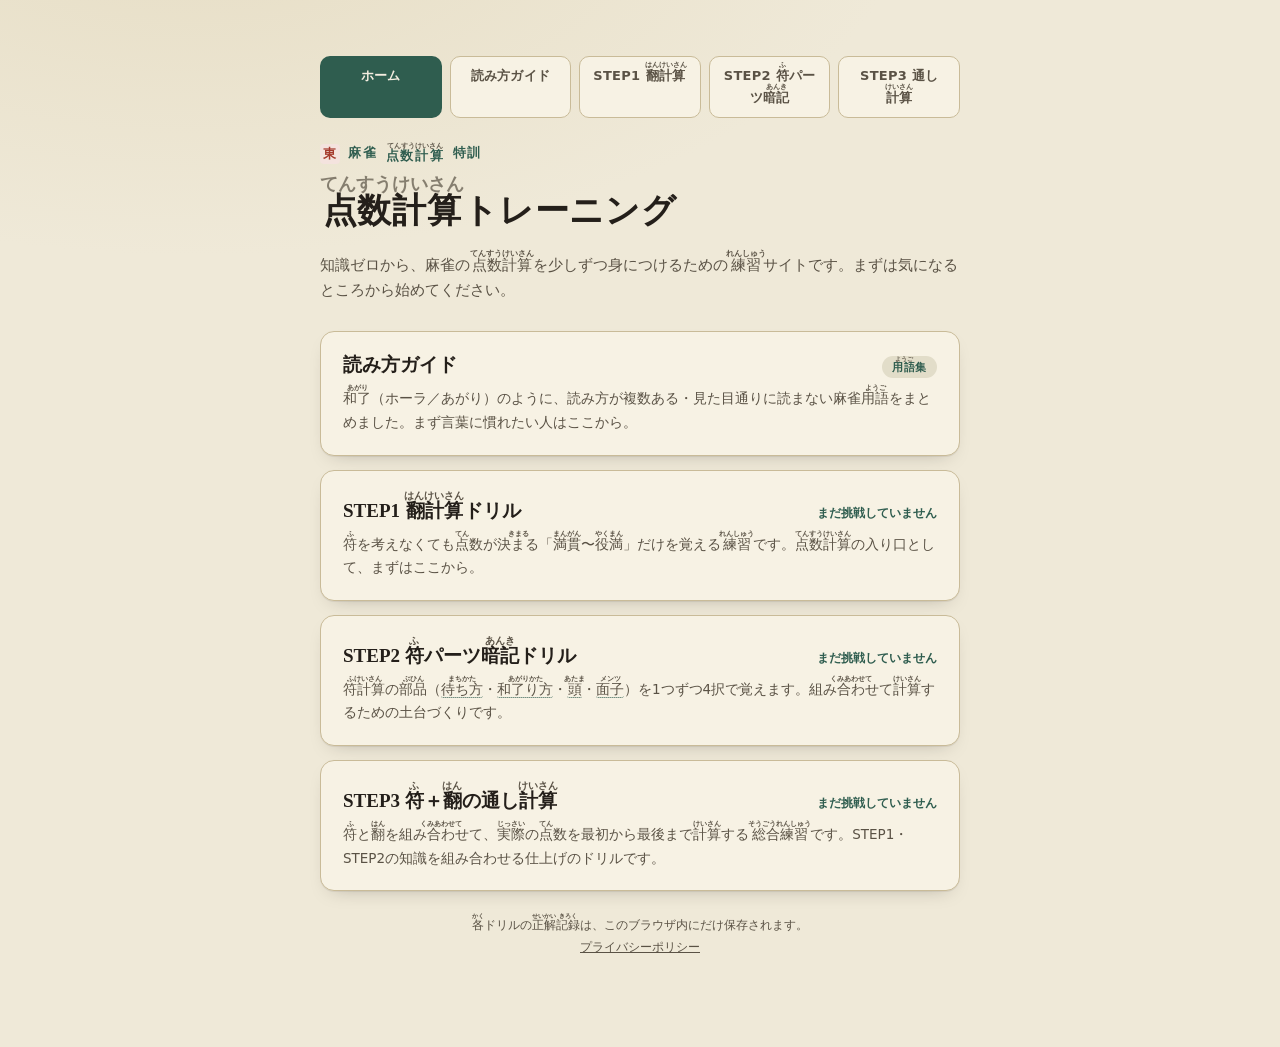
<file: index.html>
<!DOCTYPE html>
<html lang="ja">
<head>
<meta charset="UTF-8">
<meta name="viewport" content="width=device-width, initial-scale=1.0">
<meta http-equiv="Content-Security-Policy" content="default-src 'self'; script-src 'self'; style-src 'self'; img-src 'self'; base-uri 'self'; form-action 'none'; object-src 'none';">
<script src="antiframe.js"></script>
<title>点数計算トレーニング｜麻雀 点数計算 特訓サイト</title>
<link rel="stylesheet" href="styles.css">
<script src="furigana.js"></script>
<script src="glossary.js"></script>
</head>
<body>

<div class="wrap">
  <nav class="steps">
    <a href="index.html" class="current">ホーム</a>
    <a href="yomikata.html">読み方ガイド</a>
    <a href="step1.html">STEP1 翻計算</a>
    <a href="fu-drill.html">STEP2 符パーツ暗記</a>
    <a href="step3.html">STEP3 通し計算</a>
  </nav>

  <header>
    <div class="eyebrow"><span class="tile">東</span>麻雀 点数計算 特訓</div>
    <h1>点数計算トレーニング</h1>
    <p class="lede">知識ゼロから、麻雀の点数計算を少しずつ身につけるための練習サイトです。まずは気になるところから始めてください。</p>
  </header>

  <div class="menu">
    <a class="menu-card" href="yomikata.html">
      <div class="menu-top">
        <h2>読み方ガイド</h2>
        <span class="menu-badge">用語集</span>
      </div>
      <p>和了（ホーラ／あがり）のように、読み方が複数ある・見た目通りに読まない麻雀用語をまとめました。まず言葉に慣れたい人はここから。</p>
    </a>

    <a class="menu-card" href="step1.html">
      <div class="menu-top">
        <h2>STEP1 翻計算ドリル</h2>
        <span class="menu-stat" id="stat-step1">まだ挑戦していません</span>
      </div>
      <p>符を考えなくても点数が決まる「満貫〜役満」だけを覚える練習です。点数計算の入り口として、まずはここから。</p>
    </a>

    <a class="menu-card" href="fu-drill.html">
      <div class="menu-top">
        <h2>STEP2 符パーツ暗記ドリル</h2>
        <span class="menu-stat" id="stat-step2">まだ挑戦していません</span>
      </div>
      <p>符計算の部品（待ち方・和了り方・頭・面子）を1つずつ4択で覚えます。組み合わせて計算するための土台づくりです。</p>
    </a>

    <a class="menu-card" href="step3.html">
      <div class="menu-top">
        <h2>STEP3 符＋翻の通し計算</h2>
        <span class="menu-stat" id="stat-step3">まだ挑戦していません</span>
      </div>
      <p>符と翻を組み合わせて、実際の点数を最初から最後まで計算する総合練習です。STEP1・STEP2の知識を組み合わせる仕上げのドリルです。</p>
    </a>
  </div>

  <footer>
    各ドリルの正解記録は、このブラウザ内にだけ保存されます。
    <p class="footer-link"><a href="privacy.html">プライバシーポリシー</a></p>
  </footer>
</div>

<script src="home.js"></script>

</body>
</html>
</file>
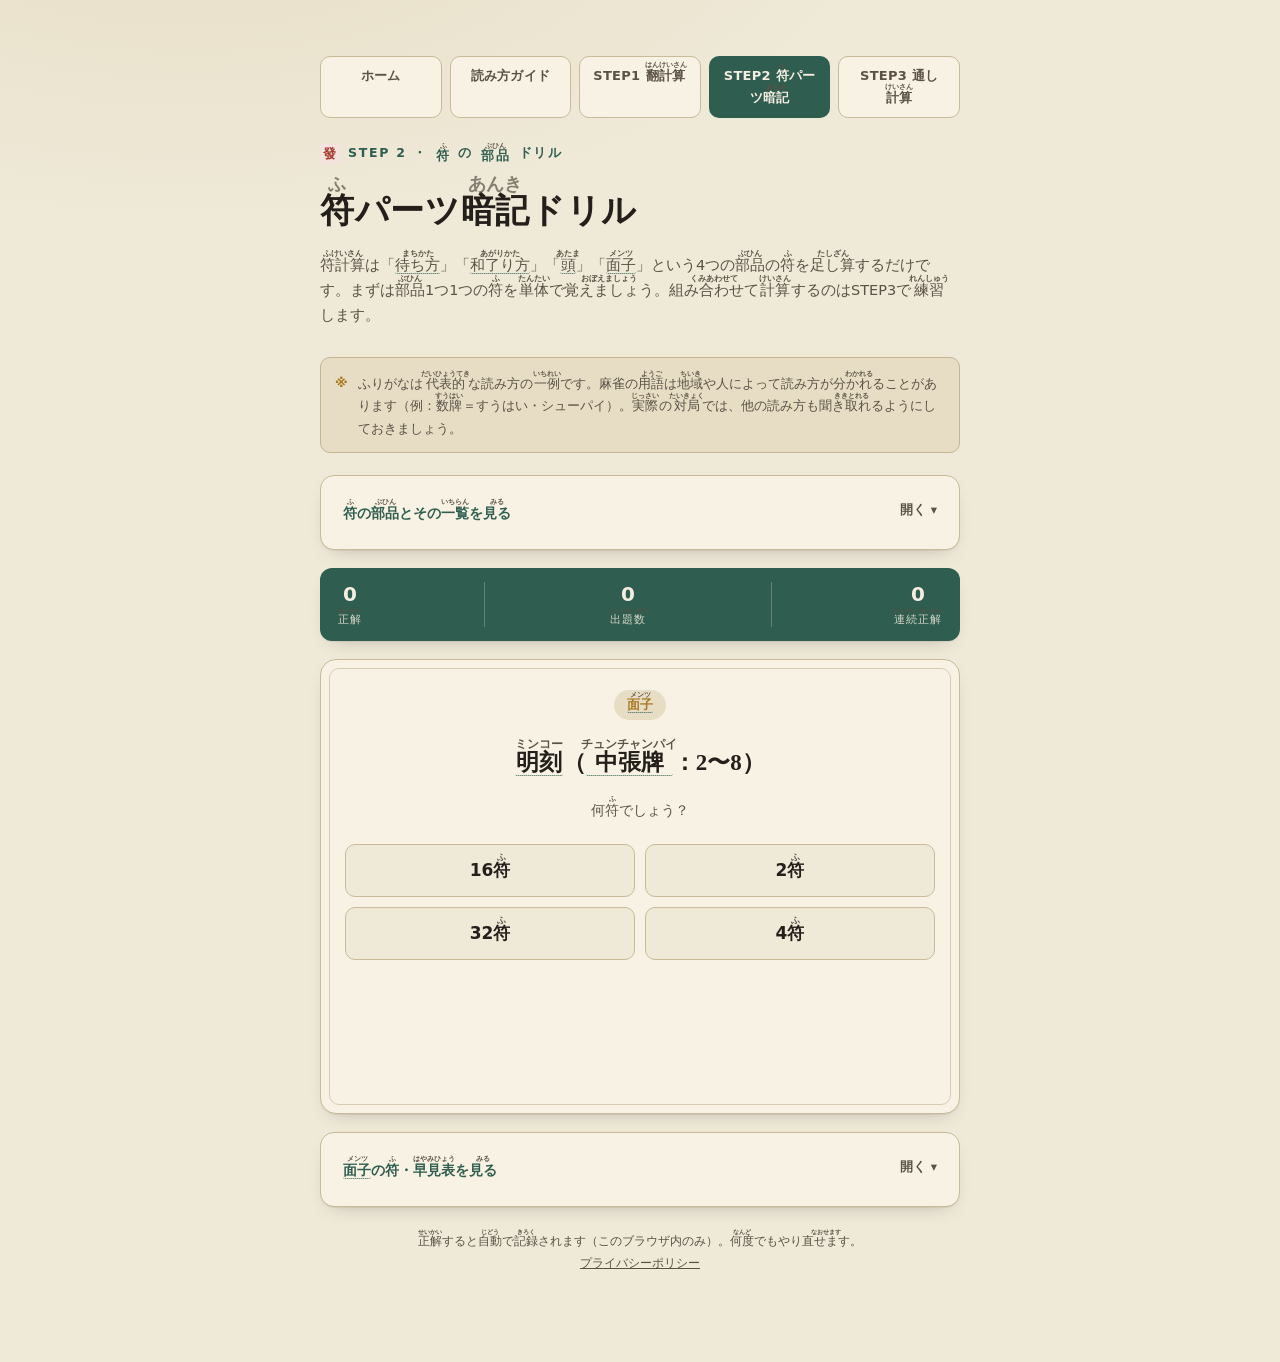
<file: fu-drill.html>
<!DOCTYPE html>
<html lang="ja">
<head>
<meta charset="UTF-8">
<meta name="viewport" content="width=device-width, initial-scale=1.0">
<meta http-equiv="Content-Security-Policy" content="default-src 'self'; script-src 'self'; style-src 'self'; img-src 'self'; base-uri 'self'; form-action 'none'; object-src 'none';">
<script src="antiframe.js"></script>
<title>符パーツ暗記ドリル｜点数計算 特訓 STEP2</title>
<link rel="stylesheet" href="styles.css">
<script src="furigana.js"></script>
<script src="glossary.js"></script>
</head>
<body>

<div class="wrap">
  <nav class="steps">
    <a href="index.html">ホーム</a>
    <a href="yomikata.html">読み方ガイド</a>
    <a href="step1.html">STEP1 翻計算</a>
    <a href="fu-drill.html" class="current">STEP2 符パーツ暗記</a>
    <a href="step3.html">STEP3 通し計算</a>
  </nav>

  <header>
    <div class="eyebrow"><span class="tile">發</span>STEP 2 ・ 符の部品ドリル</div>
    <h1>符パーツ暗記ドリル</h1>
    <p class="lede">符計算は「待ち方」「和了り方」「頭」「面子」という4つの部品の符を足し算するだけです。まずは部品1つ1つの符を単体で覚えましょう。組み合わせて計算するのはSTEP3で練習します。</p>
  </header>

  <div class="note">
    <span class="note-mark">※</span>
    <span>ふりがなは代表的な読み方の一例です。麻雀の用語は地域や人によって読み方が分かれることがあります（例：数牌＝すうはい・シューパイ）。実際の対局では、他の読み方も聞き取れるようにしておきましょう。</span>
  </div>

  <div class="panel">
    <details class="explainer" id="explainer">
      <summary>符の部品とその一覧を見る</summary>
      <div class="body">
        <p>どんな手でも、符は必ず<strong>20符（副底）</strong>から始まり、そこに以下の部品を足していきます。</p>
        <div class="ex-row"><span>待ち方</span><strong>両面・シャンポン＝0／嵌張・辺張・単騎＝2</strong></div>
        <div class="ex-row"><span>和了り方</span><strong>ツモ＝2／門前ロン＝10／副露ロン＝0</strong></div>
        <div class="ex-row"><span>頭（雀頭）</span><strong>数牌・客風＝0／役牌＝2</strong></div>
        <div class="ex-row"><span>面子</span><strong>下の早見表を参照</strong></div>
        <p class="mt-note">面子は「暗刻は明刻の2倍」「槓子は刻子の4倍」「19・字牌は2〜8の2倍」という倍々ルールで覚えると早いです。</p>
      </div>
    </details>
  </div>

  <div class="scorebar">
    <div class="stat"><b id="statCorrect">0</b><span>正解</span></div>
    <div class="divider"></div>
    <div class="stat"><b id="statTotal">0</b><span>出題数</span></div>
    <div class="divider"></div>
    <div class="stat"><b id="statStreak">0</b><span>連続正解</span></div>
  </div>

  <div class="qcard">
    <div class="badges">
      <span class="badge cat" id="catBadge">面子</span>
    </div>
    <p class="qtext" id="qText">暗刻（中張牌：2〜8）</p>
    <p class="qcaption">何符でしょう？</p>
    <div class="choices" id="choices"></div>
    <div class="feedback" id="feedback"></div>
    <div class="actions"><button class="next-btn" id="nextBtn">次の問題 →</button></div>
  </div>

  <div class="panel panel-spaced">
    <details class="explainer">
      <summary>面子の符・早見表を見る</summary>
      <div class="body tablewrap">
        <table class="ref">
          <caption>刻子・槓子の符（明＝ポン等で鳴いた／暗＝手の中で完成）</caption>
          <thead><tr><th>面子の種類</th><th>2〜8の数牌</th><th>1・9・字牌</th></tr></thead>
          <tbody>
            <tr><td>明刻（ポン）</td><td>2符</td><td>4符</td></tr>
            <tr><td>暗刻（手の中）</td><td>4符</td><td>8符</td></tr>
            <tr><td>明槓（大明槓・加槓）</td><td>8符</td><td>16符</td></tr>
            <tr><td>暗槓</td><td>16符</td><td>32符</td></tr>
          </tbody>
        </table>
      </div>
    </details>
  </div>

  <footer>
    正解すると自動で記録されます（このブラウザ内のみ）。何度でもやり直せます。
    <p class="footer-link"><a href="privacy.html">プライバシーポリシー</a></p>
  </footer>
</div>

<script src="fu-drill.js"></script>

</body>
</html>
</file>
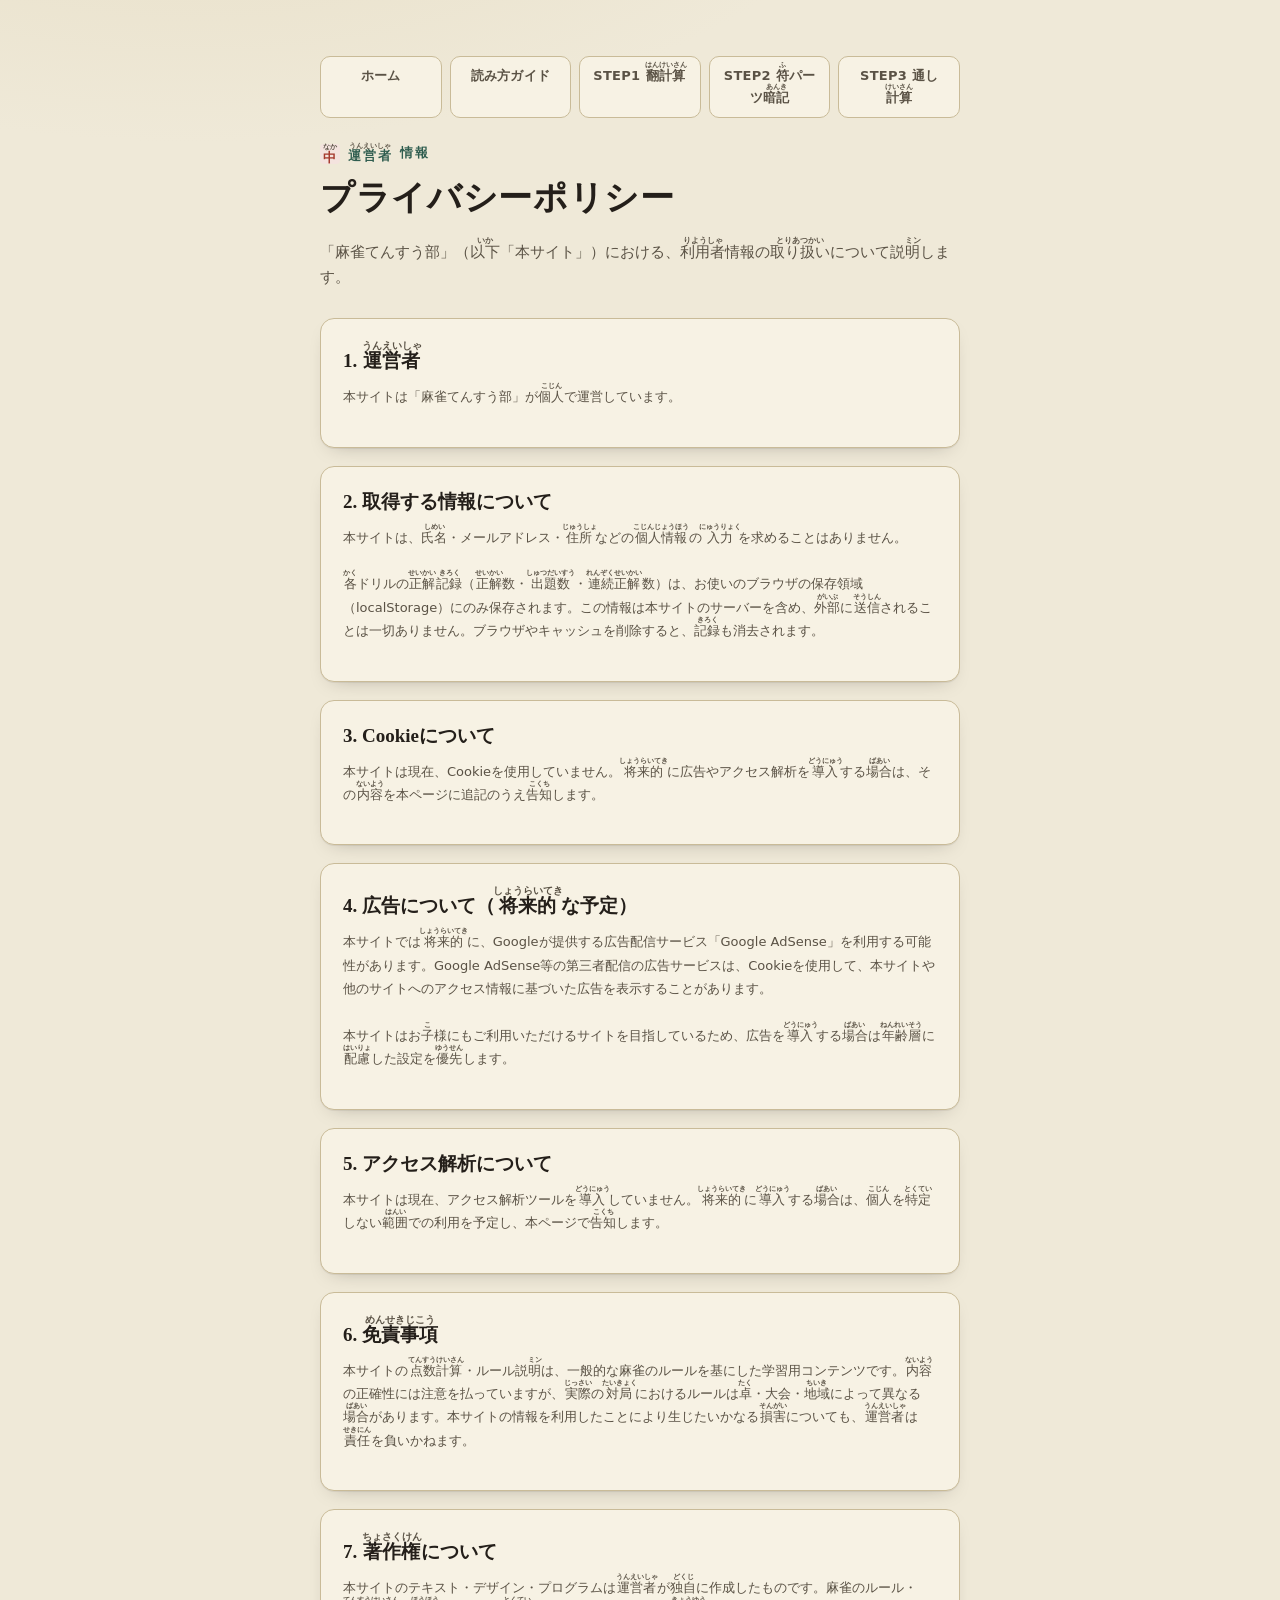
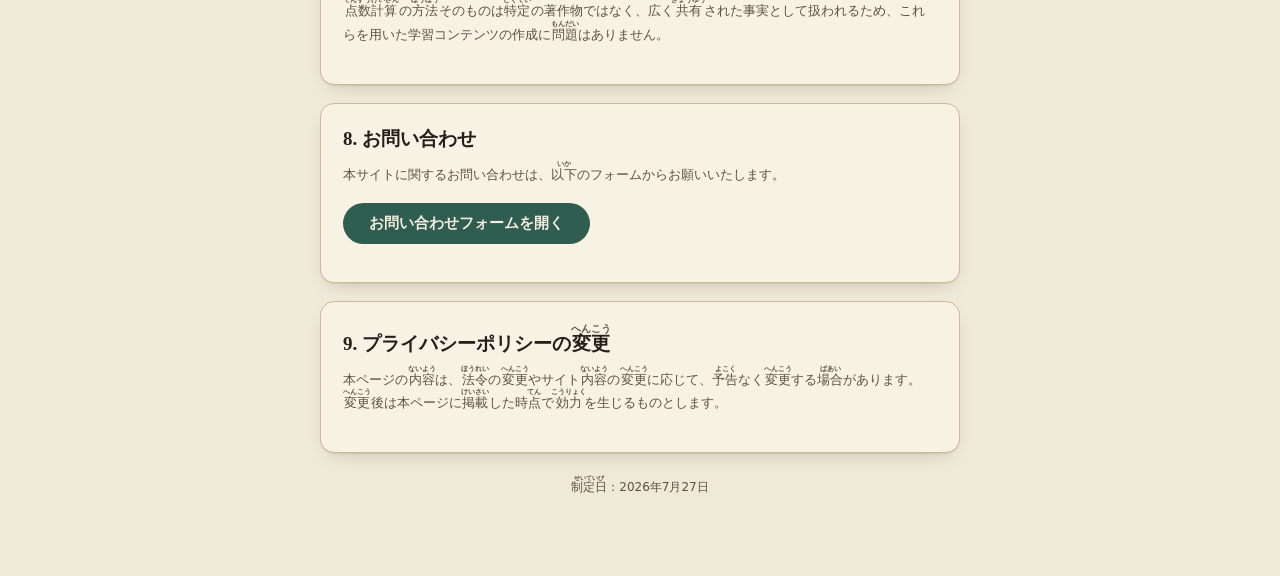
<file: privacy.html>
<!DOCTYPE html>
<html lang="ja">
<head>
<meta charset="UTF-8">
<meta name="viewport" content="width=device-width, initial-scale=1.0">
<meta http-equiv="Content-Security-Policy" content="default-src 'self'; script-src 'self'; style-src 'self'; img-src 'self'; base-uri 'self'; form-action 'none'; object-src 'none';">
<script src="antiframe.js"></script>
<title>プライバシーポリシー｜麻雀てんすう部</title>
<link rel="stylesheet" href="styles.css">
<script src="furigana.js"></script>
<script src="glossary.js"></script>
</head>
<body>

<div class="wrap">
  <nav class="steps">
    <a href="index.html">ホーム</a>
    <a href="yomikata.html">読み方ガイド</a>
    <a href="step1.html">STEP1 翻計算</a>
    <a href="fu-drill.html">STEP2 符パーツ暗記</a>
    <a href="step3.html">STEP3 通し計算</a>
  </nav>

  <header>
    <div class="eyebrow"><span class="tile">中</span>運営者情報</div>
    <h1>プライバシーポリシー</h1>
    <p class="lede">「麻雀てんすう部」（以下「本サイト」）における、利用者情報の取り扱いについて説明します。</p>
  </header>

  <div class="panel">
    <h2 class="section-title">1. 運営者</h2>
    <p class="section-note">本サイトは「麻雀てんすう部」が個人で運営しています。</p>
  </div>

  <div class="panel">
    <h2 class="section-title">2. 取得する情報について</h2>
    <p class="section-note">
      本サイトは、氏名・メールアドレス・住所などの個人情報の入力を求めることはありません。<br><br>
      各ドリルの正解記録（正解数・出題数・連続正解数）は、お使いのブラウザの保存領域（localStorage）にのみ保存されます。この情報は本サイトのサーバーを含め、外部に送信されることは一切ありません。ブラウザやキャッシュを削除すると、記録も消去されます。
    </p>
  </div>

  <div class="panel">
    <h2 class="section-title">3. Cookieについて</h2>
    <p class="section-note">
      本サイトは現在、Cookieを使用していません。将来的に広告やアクセス解析を導入する場合は、その内容を本ページに追記のうえ告知します。
    </p>
  </div>

  <div class="panel">
    <h2 class="section-title">4. 広告について（将来的な予定）</h2>
    <p class="section-note">
      本サイトでは将来的に、Googleが提供する広告配信サービス「Google AdSense」を利用する可能性があります。Google AdSense等の第三者配信の広告サービスは、Cookieを使用して、本サイトや他のサイトへのアクセス情報に基づいた広告を表示することがあります。<br><br>
      本サイトはお子様にもご利用いただけるサイトを目指しているため、広告を導入する場合は年齢層に配慮した設定を優先します。
    </p>
  </div>

  <div class="panel">
    <h2 class="section-title">5. アクセス解析について</h2>
    <p class="section-note">
      本サイトは現在、アクセス解析ツールを導入していません。将来的に導入する場合は、個人を特定しない範囲での利用を予定し、本ページで告知します。
    </p>
  </div>

  <div class="panel">
    <h2 class="section-title">6. 免責事項</h2>
    <p class="section-note">
      本サイトの点数計算・ルール説明は、一般的な麻雀のルールを基にした学習用コンテンツです。内容の正確性には注意を払っていますが、実際の対局におけるルールは卓・大会・地域によって異なる場合があります。本サイトの情報を利用したことにより生じたいかなる損害についても、運営者は責任を負いかねます。
    </p>
  </div>

  <div class="panel">
    <h2 class="section-title">7. 著作権について</h2>
    <p class="section-note">
      本サイトのテキスト・デザイン・プログラムは運営者が独自に作成したものです。麻雀のルール・点数計算の方法そのものは特定の著作物ではなく、広く共有された事実として扱われるため、これらを用いた学習コンテンツの作成に問題はありません。
    </p>
  </div>

  <div class="panel">
    <h2 class="section-title">8. お問い合わせ</h2>
    <p class="section-note">
      本サイトに関するお問い合わせは、以下のフォームからお願いいたします。
    </p>
    <p class="contact-cta">
      <a class="next-btn show contact-link" href="https://forms.gle/GPNUeXpVUnLKGUNc8" target="_blank" rel="noopener noreferrer">お問い合わせフォームを開く</a>
    </p>
  </div>

  <div class="panel">
    <h2 class="section-title">9. プライバシーポリシーの変更</h2>
    <p class="section-note">
      本ページの内容は、法令の変更やサイト内容の変更に応じて、予告なく変更する場合があります。変更後は本ページに掲載した時点で効力を生じるものとします。
    </p>
  </div>

  <footer>制定日：2026年7月27日</footer>
</div>

<script src="legal.js"></script>

</body>
</html>
</file>
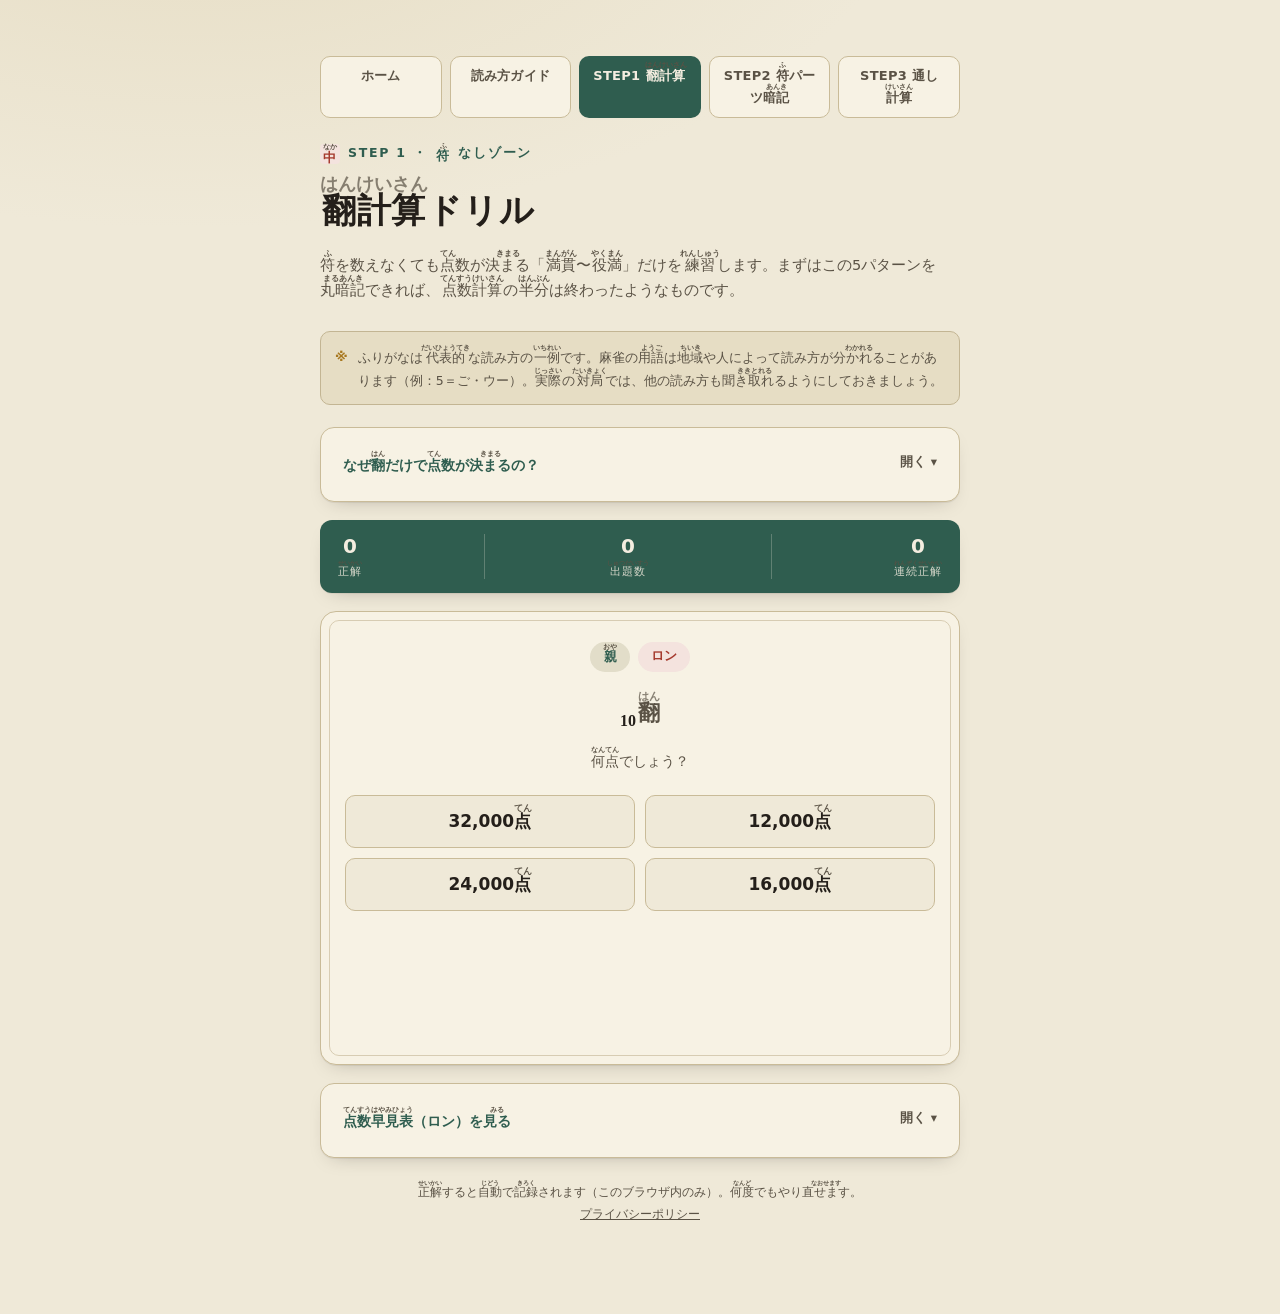
<file: step1.html>
<!DOCTYPE html>
<html lang="ja">
<head>
<meta charset="UTF-8">
<meta name="viewport" content="width=device-width, initial-scale=1.0">
<meta http-equiv="Content-Security-Policy" content="default-src 'self'; script-src 'self'; style-src 'self'; img-src 'self'; base-uri 'self'; form-action 'none'; object-src 'none';">
<script src="antiframe.js"></script>
<title>翻計算ドリル｜点数計算 特訓 STEP1</title>
<link rel="stylesheet" href="styles.css">
<script src="furigana.js"></script>
<script src="glossary.js"></script>
</head>
<body>

<div class="wrap">
  <nav class="steps">
    <a href="index.html">ホーム</a>
    <a href="yomikata.html">読み方ガイド</a>
    <a href="step1.html" class="current">STEP1 翻計算</a>
    <a href="fu-drill.html">STEP2 符パーツ暗記</a>
    <a href="step3.html">STEP3 通し計算</a>
  </nav>
  <header>
    <div class="eyebrow"><span class="tile">中</span>STEP 1 ・ 符なしゾーン</div>
    <h1>翻計算ドリル</h1>
    <p class="lede">符を数えなくても点数が決まる「満貫〜役満」だけを練習します。まずはこの5パターンを丸暗記できれば、点数計算の半分は終わったようなものです。</p>
  </header>

  <div class="note">
    <span class="note-mark">※</span>
    <span>ふりがなは代表的な読み方の一例です。麻雀の用語は地域や人によって読み方が分かれることがあります（例：5＝ご・ウー）。実際の対局では、他の読み方も聞き取れるようにしておきましょう。</span>
  </div>

  <div class="panel">
    <details class="explainer" id="explainer">
      <summary>なぜ翻だけで点数が決まるの？</summary>
      <div class="body">
        <p>本来の点数は「符 × 翻」で決まりますが、<strong>翻が5以上</strong>になると符の大小にかかわらず点数が頭打ちになります。だから符を無視して、翻の数だけで下の5段階を覚えれば計算できます。</p>
        <div class="ex-row"><span>5翻</span><strong>満貫</strong></div>
        <div class="ex-row"><span>6〜7翻</span><strong>跳満</strong></div>
        <div class="ex-row"><span>8〜10翻</span><strong>倍満</strong></div>
        <div class="ex-row"><span>11〜12翻</span><strong>三倍満</strong></div>
        <div class="ex-row"><span>13翻〜</span><strong>役満</strong></div>
        <p class="mt-note">補足: 4翻も符次第でほぼ満貫と同じ点数になります。4翻40符以上は上と同じ理屈で満貫になりますし、「切り上げ満貫」という卓ルールを採用している場合は4翻30符・3翻60符も満貫として扱われます。感覚的には「4翻＝だいたい満貫」と覚えておいて問題ありません。</p>
      </div>
    </details>
  </div>

  <div class="scorebar">
    <div class="stat"><b id="statCorrect">0</b><span>正解</span></div>
    <div class="divider"></div>
    <div class="stat"><b id="statTotal">0</b><span>出題数</span></div>
    <div class="divider"></div>
    <div class="stat"><b id="statStreak">0</b><span>連続正解</span></div>
  </div>

  <div class="qcard">
    <div class="badges">
      <span class="badge role" id="roleBadge">子</span>
      <span class="badge method">ロン</span>
    </div>
    <div class="han" id="hanText">5<sup>翻</sup></div>
    <p class="qcaption">何点でしょう？</p>
    <div class="choices" id="choices"></div>
    <div class="feedback" id="feedback"></div>
    <div class="actions"><button class="next-btn" id="nextBtn">次の問題 →</button></div>
  </div>

  <div class="panel panel-spaced">
    <details class="explainer">
      <summary>点数早見表（ロン）を見る</summary>
      <div class="body tablewrap">
        <table class="ref">
          <caption>翻だけで決まる点数（符計算不要ゾーン）</caption>
          <thead><tr><th>翻数</th><th>名前</th><th>子（ロン）</th><th>親（ロン）</th></tr></thead>
          <tbody id="refBody"></tbody>
        </table>
      </div>
    </details>
  </div>

  <footer>
    正解すると自動で記録されます（このブラウザ内のみ）。何度でもやり直せます。
    <p class="footer-link"><a href="privacy.html">プライバシーポリシー</a></p>
  </footer>
</div>

<script src="step1.js"></script>

</body>
</html>
</file>
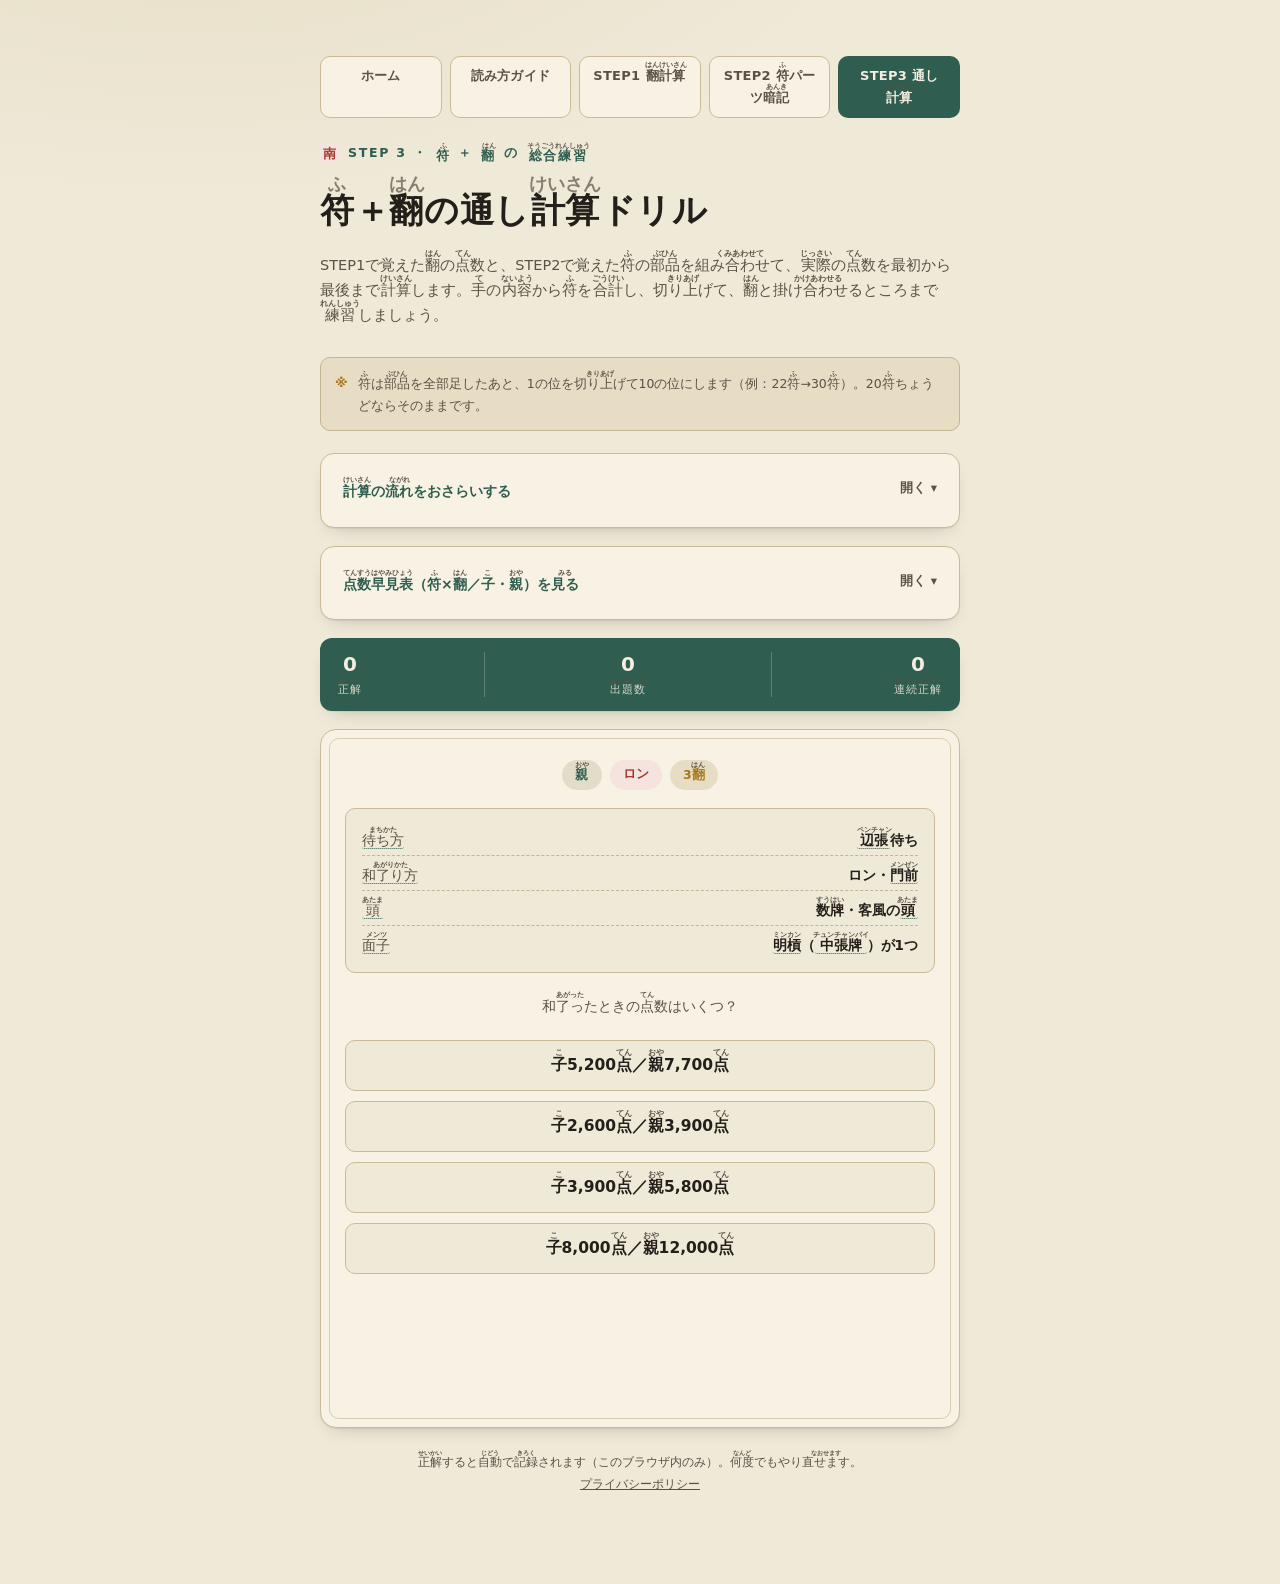
<file: step3.html>
<!DOCTYPE html>
<html lang="ja">
<head>
<meta charset="UTF-8">
<meta name="viewport" content="width=device-width, initial-scale=1.0">
<meta http-equiv="Content-Security-Policy" content="default-src 'self'; script-src 'self'; style-src 'self'; img-src 'self'; base-uri 'self'; form-action 'none'; object-src 'none';">
<script src="antiframe.js"></script>
<title>符＋翻の通し計算ドリル｜点数計算 特訓 STEP3</title>
<link rel="stylesheet" href="styles.css">
<script src="furigana.js"></script>
<script src="glossary.js"></script>
</head>
<body>

<div class="wrap">
  <nav class="steps">
    <a href="index.html">ホーム</a>
    <a href="yomikata.html">読み方ガイド</a>
    <a href="step1.html">STEP1 翻計算</a>
    <a href="fu-drill.html">STEP2 符パーツ暗記</a>
    <a href="step3.html" class="current">STEP3 通し計算</a>
  </nav>

  <header>
    <div class="eyebrow"><span class="tile">南</span>STEP 3 ・ 符＋翻の総合練習</div>
    <h1>符＋翻の通し計算ドリル</h1>
    <p class="lede">STEP1で覚えた翻の点数と、STEP2で覚えた符の部品を組み合わせて、実際の点数を最初から最後まで計算します。手の内容から符を合計し、切り上げて、翻と掛け合わせるところまで練習しましょう。</p>
  </header>

  <div class="note">
    <span class="note-mark">※</span>
    <span>符は部品を全部足したあと、1の位を切り上げて10の位にします（例：22符→30符）。20符ちょうどならそのままです。</span>
  </div>

  <div class="panel">
    <details class="explainer" id="explainer">
      <summary>計算の流れをおさらいする</summary>
      <div class="body">
        <p>点数は次の手順で決まります。</p>
        <div class="ex-row"><span>① 翻を数える</span><strong>役の翻＋ドラの翻を合計</strong></div>
        <div class="ex-row"><span>② 符を合計</span><strong>20（副底）＋待ち方＋和了り方＋頭＋面子</strong></div>
        <div class="ex-row"><span>③ 符を切り上げ</span><strong>1の位を10の位に切り上げ</strong></div>
        <div class="ex-row"><span>④ 基本点</span><strong>符 × 2^(2＋翻)</strong></div>
        <div class="ex-row"><span>⑤ 点数（ロン）</span><strong>子＝基本点×4／親＝基本点×6（100点未満切り上げ）</strong></div>
        <p class="mt-note">④の基本点が2000を超えるときは2000点に頭打ちされ、満貫（子8,000点／親12,000点）になります。STEP1の「4翻はだいたい満貫」の話につながる部分です。</p>
        <p class="mt-note">実際の対局では、①と③まで分かれば、毎回この式を計算しなくても、下の点数早見表から翻と符が交わるマスを読み取るだけで点数が分かります。</p>
      </div>
    </details>
  </div>

  <div class="panel">
    <details class="explainer">
      <summary>点数早見表（符×翻／子・親）を見る</summary>
      <p>各マスは上から「ロン」「ツモ(子の時)」「ツモ(親の時)」の3行です。見方は左上（1翻・20符）のマスに例として書いてあります。それ以外のマスは同じ並び順で数字だけを示しています。</p>
      <div class="body tablewrap">
        <table class="ref">
          <caption>点数早見表（ロン・ツモ／子・親）</caption>
          <thead><tr><th>符</th><th>1翻</th><th>2翻</th><th>3翻</th><th>4翻</th></tr></thead>
          <tbody id="scoreTableBody"></tbody>
        </table>
      </div>
      <p class="mt-note">5翻以上や、6〜7翻の跳満などはSTEP1の早見表を参照してください。</p>
    </details>
  </div>

  <div class="scorebar">
    <div class="stat"><b id="statCorrect">0</b><span>正解</span></div>
    <div class="divider"></div>
    <div class="stat"><b id="statTotal">0</b><span>出題数</span></div>
    <div class="divider"></div>
    <div class="stat"><b id="statStreak">0</b><span>連続正解</span></div>
  </div>

  <div class="qcard">
    <div class="badges">
      <span class="badge role" id="roleBadge">子</span>
      <span class="badge method">ロン</span>
      <span class="badge cat" id="hanBadge">2翻</span>
    </div>

    <div class="hand-summary">
      <div class="hs-row"><span>待ち方</span><strong id="hsWait">両面待ち</strong></div>
      <div class="hs-row"><span>和了り方</span><strong id="hsMethod">ロン・門前</strong></div>
      <div class="hs-row"><span>頭</span><strong id="hsHead">数牌・客風の頭</strong></div>
      <div class="hs-row"><span>面子</span><strong id="hsMeld">面子はすべて順子</strong></div>
    </div>

    <p class="qcaption">和了ったときの点数はいくつ？</p>
    <div class="choices choices-pair" id="choices"></div>
    <div class="feedback" id="feedback"></div>
    <div class="actions"><button class="next-btn" id="nextBtn">次の問題 →</button></div>
  </div>

  <footer>
    正解すると自動で記録されます（このブラウザ内のみ）。何度でもやり直せます。
    <p class="footer-link"><a href="privacy.html">プライバシーポリシー</a></p>
  </footer>
</div>

<script src="step3.js"></script>

</body>
</html>
</file>
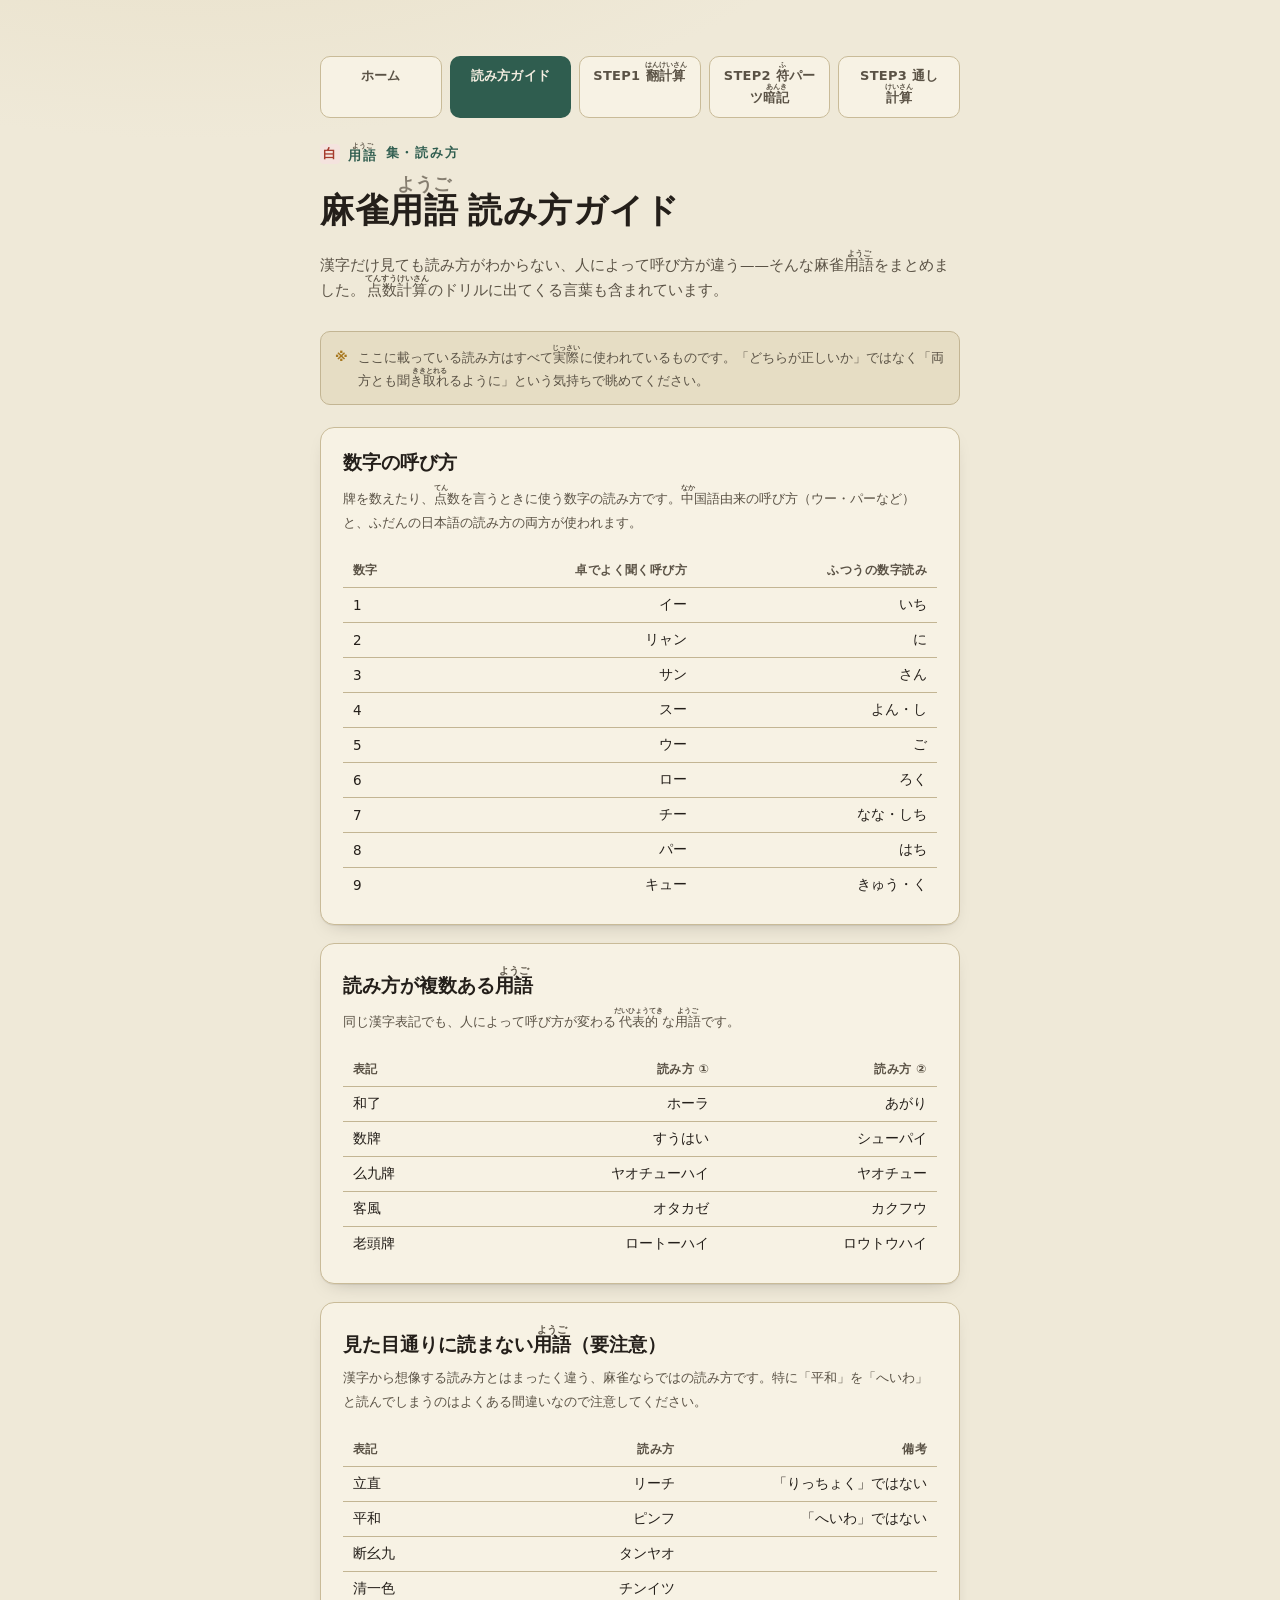
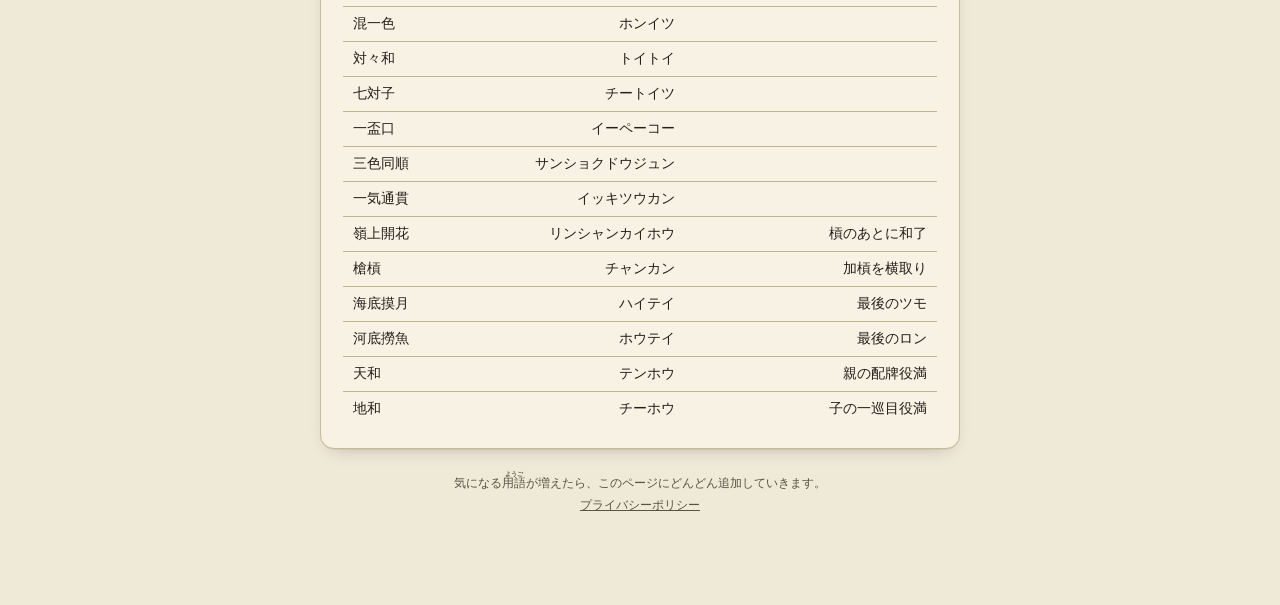
<file: yomikata.html>
<!DOCTYPE html>
<html lang="ja">
<head>
<meta charset="UTF-8">
<meta name="viewport" content="width=device-width, initial-scale=1.0">
<meta http-equiv="Content-Security-Policy" content="default-src 'self'; script-src 'self'; style-src 'self'; img-src 'self'; base-uri 'self'; form-action 'none'; object-src 'none';">
<script src="antiframe.js"></script>
<title>麻雀用語 読み方ガイド</title>
<link rel="stylesheet" href="styles.css">
<script src="furigana.js"></script>
</head>
<body>

<div class="wrap">
  <nav class="steps">
    <a href="index.html">ホーム</a>
    <a href="yomikata.html" class="current">読み方ガイド</a>
    <a href="step1.html">STEP1 翻計算</a>
    <a href="fu-drill.html">STEP2 符パーツ暗記</a>
    <a href="step3.html">STEP3 通し計算</a>
  </nav>

  <header>
    <div class="eyebrow"><span class="tile">白</span>用語集・読み方</div>
    <h1>麻雀用語 読み方ガイド</h1>
    <p class="lede">漢字だけ見ても読み方がわからない、人によって呼び方が違う——そんな麻雀用語をまとめました。点数計算のドリルに出てくる言葉も含まれています。</p>
  </header>

  <div class="note">
    <span class="note-mark">※</span>
    <span>ここに載っている読み方はすべて実際に使われているものです。「どちらが正しいか」ではなく「両方とも聞き取れるように」という気持ちで眺めてください。</span>
  </div>

  <div class="panel">
    <h2 class="section-title">数字の呼び方</h2>
    <p class="section-note">牌を数えたり、点数を言うときに使う数字の読み方です。中国語由来の呼び方（ウー・パーなど）と、ふだんの日本語の読み方の両方が使われます。</p>
    <div class="tablewrap" data-no-furigana>
      <table class="ref">
        <thead><tr><th>数字</th><th>卓でよく聞く呼び方</th><th>ふつうの数字読み</th></tr></thead>
        <tbody>
          <tr><td>1</td><td>イー</td><td>いち</td></tr>
          <tr><td>2</td><td>リャン</td><td>に</td></tr>
          <tr><td>3</td><td>サン</td><td>さん</td></tr>
          <tr><td>4</td><td>スー</td><td>よん・し</td></tr>
          <tr><td>5</td><td>ウー</td><td>ご</td></tr>
          <tr><td>6</td><td>ロー</td><td>ろく</td></tr>
          <tr><td>7</td><td>チー</td><td>なな・しち</td></tr>
          <tr><td>8</td><td>パー</td><td>はち</td></tr>
          <tr><td>9</td><td>キュー</td><td>きゅう・く</td></tr>
        </tbody>
      </table>
    </div>
  </div>

  <div class="panel">
    <h2 class="section-title">読み方が複数ある用語</h2>
    <p class="section-note">同じ漢字表記でも、人によって呼び方が変わる代表的な用語です。</p>
    <div class="tablewrap" data-no-furigana>
      <table class="ref">
        <thead><tr><th>表記</th><th>読み方 ①</th><th>読み方 ②</th></tr></thead>
        <tbody>
          <tr><td>和了</td><td>ホーラ</td><td>あがり</td></tr>
          <tr><td>数牌</td><td>すうはい</td><td>シューパイ</td></tr>
          <tr><td>么九牌</td><td>ヤオチューハイ</td><td>ヤオチュー</td></tr>
          <tr><td>客風</td><td>オタカゼ</td><td>カクフウ</td></tr>
          <tr><td>老頭牌</td><td>ロートーハイ</td><td>ロウトウハイ</td></tr>
        </tbody>
      </table>
    </div>
  </div>

  <div class="panel">
    <h2 class="section-title">見た目通りに読まない用語（要注意）</h2>
    <p class="section-note">漢字から想像する読み方とはまったく違う、麻雀ならではの読み方です。特に「平和」を「へいわ」と読んでしまうのはよくある間違いなので注意してください。</p>
    <div class="tablewrap" data-no-furigana>
      <table class="ref">
        <thead><tr><th>表記</th><th>読み方</th><th>備考</th></tr></thead>
        <tbody>
          <tr><td>立直</td><td>リーチ</td><td>「りっちょく」ではない</td></tr>
          <tr><td>平和</td><td>ピンフ</td><td>「へいわ」ではない</td></tr>
          <tr><td>断幺九</td><td>タンヤオ</td><td></td></tr>
          <tr><td>清一色</td><td>チンイツ</td><td></td></tr>
          <tr><td>混一色</td><td>ホンイツ</td><td></td></tr>
          <tr><td>対々和</td><td>トイトイ</td><td></td></tr>
          <tr><td>七対子</td><td>チートイツ</td><td></td></tr>
          <tr><td>一盃口</td><td>イーペーコー</td><td></td></tr>
          <tr><td>三色同順</td><td>サンショクドウジュン</td><td></td></tr>
          <tr><td>一気通貫</td><td>イッキツウカン</td><td></td></tr>
          <tr><td>嶺上開花</td><td>リンシャンカイホウ</td><td>槓のあとに和了</td></tr>
          <tr><td>槍槓</td><td>チャンカン</td><td>加槓を横取り</td></tr>
          <tr><td>海底摸月</td><td>ハイテイ</td><td>最後のツモ</td></tr>
          <tr><td>河底撈魚</td><td>ホウテイ</td><td>最後のロン</td></tr>
          <tr><td>天和</td><td>テンホウ</td><td>親の配牌役満</td></tr>
          <tr><td>地和</td><td>チーホウ</td><td>子の一巡目役満</td></tr>
        </tbody>
      </table>
    </div>
  </div>

  <footer>
    気になる用語が増えたら、このページにどんどん追加していきます。
    <p class="footer-link"><a href="privacy.html">プライバシーポリシー</a></p>
  </footer>
</div>

<script src="yomikata.js"></script>

</body>
</html>
</file>
<file: styles.css>
:root{
  --bg:#efe9d8;
  --bg-2:#e6ddc4;
  --ink:#241f1a;
  --ink-soft:#5a5245;
  --card:#f7f2e4;
  --card-border:#c9bb98;
  --rule:#c3b593;
  --accent:#2f5d4f;
  --accent-ink:#f4ede0;
  --accent-soft:#e2ddc9;
  --red:#a53a2e;
  --red-soft:#f4e3de;
  --gold:#a8781f;
  --shadow: 0 1px 0 rgba(36,31,26,0.06), 0 8px 20px -12px rgba(36,31,26,0.35);
  --focus:#2f5d4f;
}
@media (prefers-color-scheme: dark){
  :root{
    --bg:#141b17; --bg-2:#101512; --ink:#ece5d3; --ink-soft:#a79d87;
    --card:#1b2420; --card-border:#33443b; --rule:#33443b;
    --accent:#7fb69f; --accent-ink:#0f1613; --accent-soft:#22302a;
    --red:#e08b7d; --red-soft:#2c1e1c; --gold:#d8b569;
    --shadow: 0 1px 0 rgba(0,0,0,0.3), 0 12px 28px -14px rgba(0,0,0,0.6);
    --focus:#7fb69f;
  }
}
:root[data-theme="dark"]{
  --bg:#141b17; --bg-2:#101512; --ink:#ece5d3; --ink-soft:#a79d87;
  --card:#1b2420; --card-border:#33443b; --rule:#33443b;
  --accent:#7fb69f; --accent-ink:#0f1613; --accent-soft:#22302a;
  --red:#e08b7d; --red-soft:#2c1e1c; --gold:#d8b569;
  --shadow: 0 1px 0 rgba(0,0,0,0.3), 0 12px 28px -14px rgba(0,0,0,0.6);
  --focus:#7fb69f;
}
:root[data-theme="light"]{
  --bg:#efe9d8; --bg-2:#e6ddc4; --ink:#241f1a; --ink-soft:#5a5245;
  --card:#f7f2e4; --card-border:#c9bb98; --rule:#c3b593;
  --accent:#2f5d4f; --accent-ink:#f4ede0; --accent-soft:#e2ddc9;
  --red:#a53a2e; --red-soft:#f4e3de; --gold:#a8781f;
  --shadow: 0 1px 0 rgba(36,31,26,0.06), 0 8px 20px -12px rgba(36,31,26,0.35);
  --focus:#2f5d4f;
}

*{box-sizing:border-box;}
body{
  margin:0;
  min-height:100vh;
  background:
    radial-gradient(1200px 600px at 15% -10%, var(--bg-2), transparent 60%),
    var(--bg);
  color:var(--ink);
  font-family:"Yu Gothic","Hiragino Kaku Gothic ProN","Meiryo",system-ui,sans-serif;
  font-variant-numeric: tabular-nums;
  padding: 56px 20px 80px;
  -webkit-font-smoothing:antialiased;
}

ruby{ ruby-position:over; ruby-align:center; }
rt{
  font-size:.52em;
  font-weight:600;
  color:var(--ink-soft);
  letter-spacing:0;
  user-select:none;
}
.han rt, h1 rt{ opacity:.7; }
.choice rt{ font-weight:600; }

.gloss{
  cursor:pointer;
  border-bottom:1px dotted var(--accent);
  border-radius:2px;
}
.gloss:hover, .gloss:focus-visible{
  background:var(--accent-soft);
  outline:none;
}

.gloss-tip{
  position:fixed;
  max-width:270px;
  z-index:80;
  background:var(--ink);
  color:var(--bg);
  font-size:12.5px;
  line-height:1.7;
  padding:10px 13px;
  border-radius:9px;
  box-shadow:0 10px 26px -10px rgba(0,0,0,.5);
  opacity:0;
  transform:translateY(-4px);
  pointer-events:none;
  transition:opacity .12s ease, transform .12s ease;
}
.gloss-tip.show{ opacity:1; transform:translateY(0); pointer-events:auto; }
.gloss-tip strong{
  display:block;
  font-size:12px;
  font-weight:800;
  letter-spacing:.02em;
  margin-bottom:3px;
  color:var(--bg);
  opacity:.75;
}
.gloss-tip span{ display:block; }
.wrap{ max-width:640px; margin:0 auto; }

nav.steps{
  display:flex; gap:8px; margin-bottom:24px;
}
nav.steps a{
  flex:1; text-align:center;
  font-size:13px; font-weight:700; letter-spacing:.02em;
  padding:10px 8px; border-radius:10px;
  border:1px solid var(--card-border);
  background:var(--card); color:var(--ink-soft);
  text-decoration:none;
}
nav.steps a.current{
  background:var(--accent); color:var(--accent-ink); border-color:transparent;
}
nav.steps a:hover:not(.current){ border-color:var(--accent); color:var(--accent); }

header{ margin-bottom:28px; }

.note{
  display:flex; gap:10px; align-items:flex-start;
  background:var(--bg-2); border:1px solid var(--rule);
  border-radius:10px; padding:12px 14px; margin-bottom:22px;
  font-size:12.5px; line-height:1.8; color:var(--ink-soft);
}
.note .note-mark{
  flex:none; margin-top:1px;
  font-size:13px; font-weight:800; color:var(--gold);
}
.eyebrow{
  display:flex; align-items:center; gap:8px;
  font-size:12.5px; letter-spacing:.14em; color:var(--accent);
  text-transform:uppercase; font-weight:700; margin-bottom:10px;
}
.eyebrow .tile{
  display:inline-flex; align-items:center; justify-content:center;
  width:20px; height:20px; border-radius:4px;
  background:var(--red-soft); color:var(--red); font-size:13px; line-height:1;
}
h1{
  font-family:"Yu Mincho","YuMincho","Hiragino Mincho ProN",serif;
  font-weight:600; font-size:clamp(26px,5vw,34px);
  margin:0 0 8px; text-wrap:balance; letter-spacing:.02em;
}
.lede{ color:var(--ink-soft); font-size:14.5px; line-height:1.75; }

.panel{
  background:var(--card);
  border:1px solid var(--card-border);
  border-radius:14px;
  box-shadow:var(--shadow);
  padding:22px;
  margin-bottom:18px;
}

.menu{ display:flex; flex-direction:column; gap:14px; margin-bottom:22px; }
.menu-card{
  display:block;
  background:var(--card);
  border:1px solid var(--card-border);
  border-radius:14px;
  padding:20px 22px;
  box-shadow:var(--shadow);
  text-decoration:none;
  color:inherit;
  transition:border-color .12s ease, transform .12s ease;
}
.menu-card:hover{ border-color:var(--accent); transform:translateY(-2px); }
.menu-card:focus-visible{ outline:3px solid var(--focus); outline-offset:2px; }
.menu-top{ display:flex; align-items:baseline; justify-content:space-between; gap:12px; margin-bottom:6px; }
.menu-top h2{
  font-family:"Yu Mincho","YuMincho","Hiragino Mincho ProN",serif;
  font-size:19px; font-weight:700; margin:0;
}
.menu-card p{ font-size:13.5px; color:var(--ink-soft); line-height:1.75; margin:0; }
.menu-stat{
  font-size:12px; font-weight:700; color:var(--accent);
  white-space:nowrap; font-variant-numeric:tabular-nums;
}
.menu-badge{
  font-size:11px; font-weight:800; letter-spacing:.05em;
  padding:3px 10px; border-radius:999px;
  background:var(--accent-soft); color:var(--accent);
  flex:none;
}
.menu-badge.soon{ background:var(--bg-2); color:var(--ink-soft); }
.menu-card.disabled{ opacity:.55; pointer-events:none; }

.mt-note{ margin-top:12px; }
.panel-spaced{ margin-top:18px; }

.section-title{
  font-family:"Yu Mincho","YuMincho","Hiragino Mincho ProN",serif;
  font-size:19px; font-weight:700; margin:0 0 8px;
}
.section-note{ font-size:13px; line-height:1.8; color:var(--ink-soft); margin:0 0 16px; }

.contact-cta{ margin-top:14px; }
.contact-link{
  display:inline-block;
  text-decoration:none;
  opacity:1;
  pointer-events:auto;
}

.explainer{ font-size:14px; line-height:1.85; color:var(--ink); }
.explainer strong{ color:var(--accent); font-weight:700; }
.explainer .ex-row{ display:flex; justify-content:space-between; padding:2px 0; }
details.explainer summary{ cursor:pointer; font-weight:700; color:var(--accent); list-style:none; }
details.explainer summary::-webkit-details-marker{ display:none; }
details.explainer summary::after{ content:"開く ▾"; float:right; font-weight:600; font-size:12.5px; color:var(--ink-soft); }
details.explainer[open] summary::after{ content:"閉じる ▴"; }
details.explainer .body{ margin-top:12px; padding-top:12px; border-top:1px dashed var(--rule); }

.scorebar{
  display:flex; align-items:center; justify-content:space-between;
  padding:14px 18px; margin-bottom:18px;
  background:var(--accent); color:var(--accent-ink);
  border-radius:12px; box-shadow:var(--shadow);
}
.scorebar .stat{ text-align:center; }
.scorebar .stat b{ display:block; font-size:20px; font-weight:800; }
.scorebar .stat span{ display:block; font-size:11px; letter-spacing:.08em; opacity:.85; margin-top:2px; }
.scorebar .divider{ width:1px; align-self:stretch; background:currentColor; opacity:.25; }

.qcard{
  position:relative;
  background:var(--card);
  border:1px solid var(--card-border);
  border-radius:16px;
  box-shadow:var(--shadow);
  padding:30px 24px 26px;
  text-align:center;
  overflow:hidden;
}
.qcard::before{
  content:"";
  position:absolute; inset:8px;
  border:1px solid var(--rule);
  border-radius:10px;
  pointer-events:none;
  opacity:.6;
}
.badges{ display:flex; justify-content:center; gap:8px; margin-bottom:18px; flex-wrap:wrap; }
.badge{
  font-size:12.5px; font-weight:700; padding:5px 12px; border-radius:999px;
  border:1px solid var(--card-border); color:var(--ink-soft);
}
.badge.role{ background:var(--accent-soft); color:var(--accent); border-color:transparent; }
.badge.method{ background:var(--red-soft); color:var(--red); border-color:transparent; }
.badge.cat{ background:var(--bg-2); color:var(--gold); border-color:transparent; }

.han{
  font-family:"Yu Mincho","YuMincho","Hiragino Mincho ProN",serif;
  font-weight:700; line-height:1.3; margin:6px 0 4px;
}
.han.big{ font-size:56px; line-height:1; }
.han sup{ font-size:22px; font-weight:600; margin-left:2px; color:var(--ink-soft); }
.qtext{
  font-family:"Yu Mincho","YuMincho","Hiragino Mincho ProN",serif;
  font-size:23px; font-weight:600; line-height:1.55; margin:10px 0 4px;
}
.qcaption{ font-size:14px; color:var(--ink-soft); margin-bottom:24px; }

.hand-summary{
  text-align:left;
  background:var(--bg);
  border:1px solid var(--card-border);
  border-radius:10px;
  padding:12px 16px;
  margin:14px 0 18px;
  font-size:13.5px;
}
.hand-summary .hs-row{
  display:flex; justify-content:space-between; gap:10px;
  padding:5px 0;
}
.hand-summary .hs-row + .hs-row{ border-top:1px dashed var(--rule); }
.hand-summary .hs-row span{ color:var(--ink-soft); }
.hand-summary .hs-row strong{ font-weight:700; text-align:right; }

.fb-breakdown{
  font-size:12.5px; color:var(--ink-soft);
  margin-top:6px; line-height:1.8;
}

.choices{
  display:grid; grid-template-columns:1fr 1fr; gap:10px;
  margin-bottom:6px;
}
.choice{
  font: inherit; font-variant-numeric: tabular-nums;
  font-size:17px; font-weight:700;
  padding:14px 10px; border-radius:10px;
  border:1px solid var(--card-border);
  background:var(--bg);
  color:var(--ink);
  cursor:pointer;
  transition: transform .12s ease, border-color .12s ease, background .12s ease;
}
.choices-pair{ grid-template-columns:1fr; }
.choices-pair .choice{ font-size:15.5px; }
.choice:hover{ border-color:var(--accent); transform: translateY(-1px); }
.choice:focus-visible{ outline:3px solid var(--focus); outline-offset:2px; }
.choice[disabled]{ cursor:default; }
.choice.correct{ background:var(--accent-soft); border-color:var(--accent); color:var(--accent); }
.choice.wrong{ background:var(--red-soft); border-color:var(--red); color:var(--red); }
.choice.dim{ opacity:.45; }

.feedback{
  min-height:64px; margin-top:16px;
  display:flex; align-items:center; justify-content:center;
  text-align:center; font-size:14px; line-height:1.7; color:var(--ink-soft);
}
.feedback .fb-title{ font-weight:800; font-size:15.5px; }
.feedback.ok .fb-title{ color:var(--accent); }
.feedback.ng .fb-title{ color:var(--red); }

.actions{ display:flex; justify-content:center; margin-top:6px; }
.next-btn{
  font: inherit; font-weight:700; font-size:14.5px;
  padding:11px 26px; border-radius:999px; border:none;
  background:var(--accent); color:var(--accent-ink);
  cursor:pointer; opacity:0; pointer-events:none;
  transition: opacity .15s ease, transform .1s ease;
}
.next-btn.show{ opacity:1; pointer-events:auto; }
.next-btn:active{ transform: scale(.97); }
.next-btn:focus-visible{ outline:3px solid var(--focus); outline-offset:2px; }

table.ref{ width:100%; border-collapse:collapse; font-size:13.5px; margin-top:4px; }
table.ref caption{ text-align:left; font-size:12px; color:var(--ink-soft); margin-bottom:8px; }
table.ref th, table.ref td{ padding:8px 10px; text-align:right; border-bottom:1px solid var(--rule); }
table.ref th:first-child, table.ref td:first-child{ text-align:left; }
table.ref thead th{ color:var(--ink-soft); font-weight:700; font-size:12px; letter-spacing:.04em; }
table.ref tbody tr:last-child td{ border-bottom:none; }
table.ref tbody tr.group-start td{ border-top:1px solid var(--rule); }
table.ref .tsumo-line{ display:inline-block; margin-top:2px; color:var(--ink-soft); font-size:11.5px; }
.tablewrap{ overflow-x:auto; }

footer{ margin-top:22px; text-align:center; font-size:12px; color:var(--ink-soft); }
footer a{ color:var(--ink-soft); }
footer a:hover{ color:var(--accent); }
.footer-link{ margin-top:6px; font-size:11.5px; }

@media (prefers-reduced-motion: reduce){
  .choice, .next-btn{ transition:none; }
}
</file>
